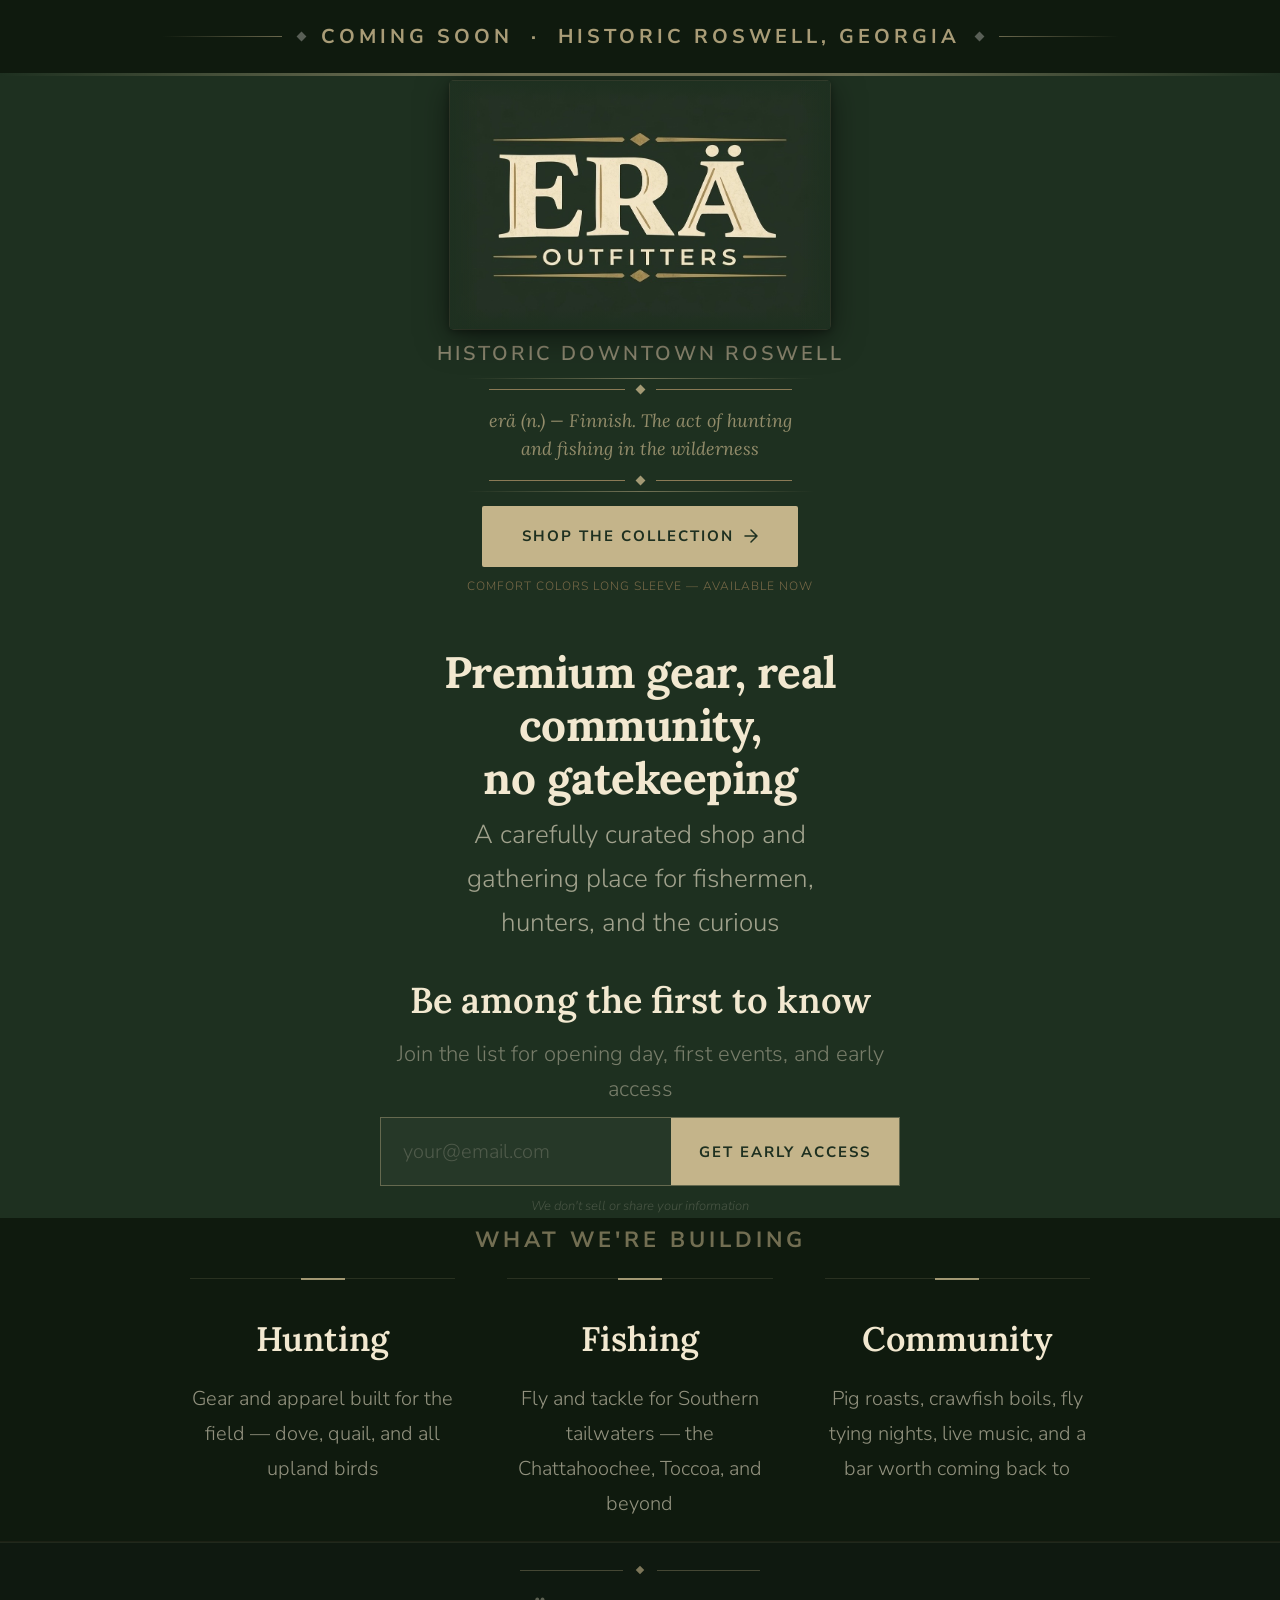
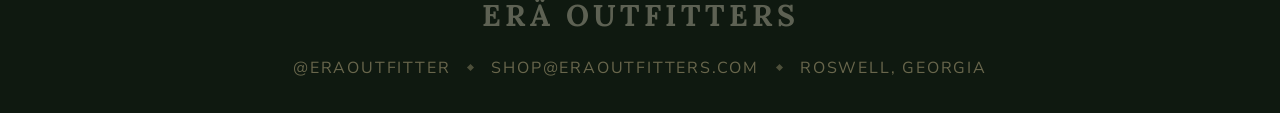
<file: index (1).html>
<!DOCTYPE html>
<html lang="en" style="background:#1E3020;color:#F2E8D0;">
<head>
<meta charset="UTF-8">
<meta name="theme-color" content="#0f1a0e">
<meta name="apple-mobile-web-app-status-bar-style" content="black-translucent">
<meta http-equiv="Cache-Control" content="no-cache, no-store, must-revalidate">
<meta http-equiv="Pragma" content="no-cache">
<meta http-equiv="Expires" content="0">
<meta name="viewport" content="width=device-width, initial-scale=1.0, viewport-fit=cover">
<title>Erä Outfitters — Coming to Historic Roswell, Georgia</title>
<meta name="description" content="A modern outfitter for the field, river, and the everyday. Opening soon in Historic Roswell, Georgia.">
<link rel="preconnect" href="https://fonts.googleapis.com">
<link rel="preconnect" href="https://fonts.gstatic.com" crossorigin>
<link href="https://fonts.googleapis.com/css2?family=Lora:ital,wght@0,400;0,600;0,700;1,400;1,600&family=Nunito+Sans:wght@300;400;600;700&display=swap" rel="stylesheet">
<style>

* { box-sizing: border-box; margin: 0; padding: 0; }
html { background: #1E3020; overflow-x: hidden; margin: 0; padding: 0; }

body {
  background: #1E3020;
  color: #F2E8D0;
  font-family: 'Nunito Sans', system-ui, sans-serif;
  font-size: 18px;
  font-weight: 300;
  line-height: 1.65;
  overflow-x: hidden;
  max-width: 100vw;
  margin-top: 0;
  padding-top: 0;
  -webkit-font-smoothing: antialiased;
}

/* Grain */
body::before {
  content: '';
  position: fixed; inset: 0; z-index: 0; pointer-events: none;
  background-image: url("data:image/svg+xml,%3Csvg viewBox='0 0 300 300' xmlns='http://www.w3.org/2000/svg'%3E%3Cfilter id='n'%3E%3CfeTurbulence type='fractalNoise' baseFrequency='0.8' numOctaves='4' stitchTiles='stitch'/%3E%3C/filter%3E%3Crect width='100%25' height='100%25' filter='url(%23n)'/%3E%3C/svg%3E");
  opacity: 0.03;
}

/* ─────────────────────────────
   EYEBROW — full width, bold, centered
───────────────────────────────── */
.eyebrow-band {
  width: 100%;
  max-width: 100vw;
  padding: 20px 16px;
  background: #0f1a0e;
  display: flex;
  align-items: center;
  justify-content: center;
  gap: 0;
  overflow: hidden;
  box-sizing: border-box;
  opacity: 0;
  animation: fadeUp 0.8s ease 0.1s forwards;
}
.eyebrow-line {
  flex: 1;
  height: 1px;
  max-width: 120px;
  background: linear-gradient(to right, transparent, rgba(196,180,138,0.5));
}
.eyebrow-line.r {
  background: linear-gradient(to left, transparent, rgba(196,180,138,0.5));
}
.eyebrow-diamond {
  width: 7px; height: 7px;
  background: rgba(200,200,195,0.5);
  transform: rotate(45deg);
  flex-shrink: 0;
  opacity: 0.8;
  margin: 0 16px;
}
.eyebrow-text {
  font-family: 'Nunito Sans', sans-serif;
  font-size: clamp(9px, 2.4vw, 20px);
  font-weight: 700;
  letter-spacing: clamp(1px, 0.6vw, 4px);
  text-transform: uppercase;
  color: rgba(196,180,138,0.85);
  white-space: nowrap;
}

/* ─────────────────────────────
   HERO
───────────────────────────────── */
.hero {
  position: relative;
  background: #1E3020;
  display: flex;
  flex-direction: column;
  align-items: center;
  padding: 4px 32px 0px;
  text-align: center;
  overflow: hidden;
}
.hero::before {
  content: '';
  position: absolute; top: 0; left: 0; right: 0; height: 3px;
  background: linear-gradient(90deg, transparent 0%, #C4B48A 40%, #C4B48A 60%, transparent 100%);
  opacity: 0.55;
}
.hero-inner {
  position: relative; z-index: 1;
  display: flex; flex-direction: column; align-items: center; gap: 0;
  width: 100%; max-width: 680px;
}

/* ─────────────────────────────
   PRE-HEADLINE
───────────────────────────────── */
.pre-headline {
  font-family: 'Lora', Georgia, serif;
  font-size: clamp(20px, 3.5vw, 32px);
  font-style: italic;
  font-weight: 400;
  color: rgba(242,232,208,0.42);
  margin-bottom: 8px;
  max-width: 540px;
  line-height: 1.45;
  opacity: 0; animation: fadeUp 0.8s ease 0.22s forwards;
}

/* ─────────────────────────────
   LOGO
───────────────────────────────── */
.logo-wrap {
  position: relative;
  width: min(380px, 84vw);
  max-width: 100%;
  margin-top: 4px;
  margin-bottom: 0;
  opacity: 0; animation: fadeUp 1s ease 0.38s forwards;
  border-radius: 4px;
  box-shadow:
    0 0 0 1px rgba(196,180,138,0.15),
    0 8px 32px rgba(0,0,0,0.5),
    0 2px 8px rgba(0,0,0,0.4);
}
.logo-wrap img { width: 100%; height: auto; display: block; border-radius: 4px; }
.logo-wrap::after {
  content: "";
  position: absolute; inset: 0;
  background:
    linear-gradient(to right,  #1E3020 0%, transparent 8%, transparent 92%, #1E3020 100%),
    linear-gradient(to bottom, #1E3020 0%, transparent 8%, transparent 92%, #1E3020 100%);
  pointer-events: none;
}

/* ─────────────────────────────
   DEFINITION
───────────────────────────────── */
.definition {
  margin: 4px 0 6px;
  width: 100%;
  display: flex;
  flex-direction: column;
  align-items: center;
}
.definition-box {
  display: inline-flex;
  flex-direction: column;
  align-items: center;
  padding: 8px 24px;
  position: relative;
  background: transparent;
}
/* Top rule with diamonds */
.definition-box::before {
  content: '';
  position: absolute;
  top: 0; left: 0; right: 0; height: 1px;
  background: linear-gradient(to right, transparent, rgba(196,180,138,0.5), transparent);
}
/* Bottom rule */
.definition-box::after {
  content: '';
  position: absolute;
  bottom: 0; left: 0; right: 0; height: 1px;
  background: linear-gradient(to right, transparent, rgba(196,180,138,0.5), transparent);
}
.def-ornament {
  display: flex;
  align-items: center;
  gap: 10px;
  margin-bottom: 4px;
  width: 100%;
  justify-content: center;
}
.def-orn-line {
  width: 32px; height: 1px;
  background: rgba(196,180,138,0.4);
}
.def-orn-diamond {
  width: 6px; height: 6px;
  background: #C4B48A;
  transform: rotate(45deg);
  opacity: 0.7;
  flex-shrink: 0;
}
.def-ornament-bottom {
  margin-top: 4px;
  margin-bottom: 0;
}
.definition-box p {
  font-family: 'Lora', Georgia, serif;
  font-style: italic;
  font-size: clamp(15px, 2.2vw, 18px);
  color: rgba(196,180,138,0.7);
  line-height: 1.55;
  text-align: center;
}
.def-location {
  margin-top: 10px;
  font-family: 'Nunito Sans', sans-serif;
  font-size: clamp(12px, 1.8vw, 14px);
  font-weight: 600;
  letter-spacing: 3px;
  text-transform: uppercase;
  color: rgba(242,232,208,0.25);
}

/* ─────────────────────────────
   VALUE PROP
───────────────────────────────── */
.value-prop {
  margin: 10px 0 6px;
  opacity: 0; animation: fadeUp 0.8s ease 0.56s forwards;
}
.value-prop h2 {
  font-family: 'Lora', Georgia, serif;
  font-size: clamp(28px, 5.5vw, 44px);
  font-weight: 700;
  color: #F2E8D0;
  line-height: 1.2;
  margin-bottom: 8px;
  letter-spacing: -0.5px;
}
.value-prop p {
  font-family: 'Nunito Sans', sans-serif;
  font-size: clamp(20px, 2.8vw, 26px);
  font-weight: 300;
  color: rgba(242,232,208,0.62);
  max-width: 480px;
  line-height: 1.7;
  margin: 0 auto;
}



/* ─────────────────────────────
   EMAIL CAPTURE
───────────────────────────────── */
.email-section {
  width: min(520px, 94vw);
  opacity: 0; animation: fadeUp 0.8s ease 0.82s forwards;
  margin-bottom: 0;
  padding-bottom: 0;
}
.email-heading {
  font-family: 'Lora', Georgia, serif;
  font-size: clamp(26px, 4vw, 36px);
  font-weight: 600;
  color: #F2E8D0;
  margin-bottom: 6px;
}
.email-subhead {
  font-family: 'Nunito Sans', sans-serif;
  font-size: clamp(18px, 2.4vw, 22px);
  font-weight: 300;
  color: rgba(242,232,208,0.42);
  margin-bottom: 10px;
  line-height: 1.6;
}
.form-row {
  display: flex;
  border: 1px solid rgba(196,180,138,0.4);
  overflow: hidden;
  transition: border-color 0.25s, box-shadow 0.25s;
  background: rgba(255,255,255,0.04);
  width: 100%;
  box-sizing: border-box;
}
.form-row:focus-within {
  border-color: #C4B48A;
  box-shadow: 0 0 0 3px rgba(196,180,138,0.1);
}
.form-input {
  flex: 1; min-width: 0;
  background: transparent; border: none; outline: none;
  padding: 20px 22px;
  font-family: 'Nunito Sans', sans-serif;
  font-size: clamp(16px, 2vw, 20px);
  font-weight: 300;
  color: #F2E8D0;
}
.form-input::placeholder { color: rgba(242,232,208,0.2); }
.form-btn {
  background: #C4B48A; border: none;
  padding: 20px 28px;
  font-family: 'Nunito Sans', sans-serif;
  font-size: clamp(12px, 1.6vw, 15px);
  font-weight: 700;
  letter-spacing: 2px;
  text-transform: uppercase;
  color: #1E3020;
  cursor: pointer;
  transition: background 0.2s;
  white-space: nowrap; flex-shrink: 0;
}
.form-btn:hover { background: #D4C49A; }
.form-note {
  font-family: 'Nunito Sans', sans-serif;
  font-size: clamp(14px, 1.8vw, 17px);
  font-weight: 300;
  color: rgba(242,232,208,0.2);
  margin-top: 8px;
  font-style: italic;
}
.success-msg {
  display: none; padding: 0; height: 0; overflow: hidden;
  border: 1px solid rgba(196,180,138,0.3);
  background: rgba(196,180,138,0.06);
}
.success-msg p {
  font-family: 'Lora', Georgia, serif;
  font-style: italic;
  font-size: 26px;
  color: #C4B48A;
}

/* ─────────────────────────────
   WHAT WE'RE BUILDING
───────────────────────────────── */
.building {
  position: relative; z-index: 2;
  background-image: linear-gradient(#050c05,#050c05);
  background-color: #050c05;
  padding: 4px 32px 20px;
  border-top: none;
  border-bottom: 1px solid rgba(196,180,138,0.12);
}
.building-inner {
  max-width: 900px; margin: 0 auto;
  display: flex; flex-direction: column; align-items: center;
}
.section-label {
  font-family: 'Nunito Sans', sans-serif;
  font-size: clamp(16px, 2.2vw, 22px);
  font-weight: 700;
  letter-spacing: 4px;
  text-transform: uppercase;
  color: rgba(196,180,138,0.55);
  margin-bottom: 20px;
}
.building-grid {
  display: grid;
  grid-template-columns: repeat(3, 1fr);
  gap: 28px 52px; width: 100%;
}
.building-item {
  display: flex; flex-direction: column; align-items: center;
  text-align: center; padding-top: 32px;
  border-top: 1px solid rgba(196,180,138,0.15);
  position: relative;
}
.building-item::before {
  content: '';
  position: absolute; top: -1px; left: 50%;
  transform: translateX(-50%);
  width: 44px; height: 2px;
  background: #C4B48A; opacity: 0.8;
}
.building-item h3 {
  font-family: 'Lora', Georgia, serif;
  font-size: clamp(24px, 3.2vw, 34px);
  font-weight: 600;
  color: #F2E8D0; margin-bottom: 14px;
}
.building-item p {
  font-family: 'Nunito Sans', sans-serif;
  font-size: clamp(16px, 2vw, 20px);
  font-weight: 300;
  color: rgba(242,232,208,0.58);
  line-height: 1.75;
}

/* ─────────────────────────────
   FOOTER
───────────────────────────────── */
footer {
  position: relative; z-index: 1;
  background: rgba(8,14,8,0.65);
  border-top: 1px solid rgba(196,180,138,0.1);
  padding: 24px 32px 32px;
  text-align: center;
}

/* Ornament above brand name */
.foot-ornament {
  display: flex; align-items: center; justify-content: center;
  gap: 0; margin-bottom: 28px;
  max-width: 240px; margin-left: auto; margin-right: auto; margin-bottom: 18px;
}
.fo-line {
  flex: 1; height: 1px;
  background: rgba(196,180,138,0.3);
}
.fo-diamond {
  width: 6px; height: 6px;
  background: #C4B48A; transform: rotate(45deg);
  flex-shrink: 0; opacity: 0.6;
  margin: 0 14px;
}

/* Brand name — prominent */
.foot-brand {
  font-family: 'Lora', Georgia, serif;
  font-size: clamp(22px, 3vw, 30px);
  font-weight: 700;
  color: rgba(242,232,208,0.35);
  letter-spacing: 4px;
  text-transform: uppercase;
  margin-bottom: 14px;
}

/* Links row — diamonds as separators */
.foot-links {
  display: flex;
  align-items: center;
  justify-content: center;
  flex-wrap: wrap;
  gap: 12px 0;
}
.foot-link {
  font-family: 'Nunito Sans', sans-serif;
  font-size: clamp(13px, 1.8vw, 16px);
  font-weight: 400;
  letter-spacing: 1.8px;
  text-transform: uppercase;
  color: rgba(196,180,138,0.5);
  text-decoration: none;
  transition: color 0.2s;
}
.foot-link:hover { color: #C4B48A; }
.foot-sep {
  width: 5px; height: 5px;
  background: #C4B48A;
  transform: rotate(45deg);
  opacity: 0.35;
  margin: 0 18px;
  flex-shrink: 0;
}

/* ─────────────────────────────
   ANIMATION
───────────────────────────────── */
@keyframes fadeUp {
  from { opacity: 0; transform: translateY(14px); }
  to   { opacity: 1; transform: translateY(0); }
}
.building-item:nth-child(1) { animation: fadeUp 0.7s ease 0.1s both; }
.building-item:nth-child(2) { animation: fadeUp 0.7s ease 0.25s both; }
.building-item:nth-child(3) { animation: fadeUp 0.7s ease 0.4s both; }

/* ─────────────────────────────
   MOBILE
───────────────────────────────── */
@media (max-width: 660px) {
  .hero { padding: 8px 24px 60px; }
  .building-grid { grid-template-columns: 1fr; gap: 24px; }
  .building { padding: 16px 24px 32px; }
  .form-btn { padding: 20px 16px; }
  .foot-links { flex-direction: column; gap: 16px; }
  .foot-sep { display: none; }
}
@media (max-width: 420px) {
  .form-row { flex-direction: column; }
  .form-btn { padding: 16px; width: 100%; }
}
</style>
<style>#building-section,#building-section *~*,div#building-section{background-color:#0f1a0e !important;}</style>
</head>
<body style="margin:0;padding:0;">

<!-- EYEBROW BAND -->
<div class="eyebrow-band" style="background:#0f1a0e !important;margin-top:0;padding-top:20px;padding-bottom:20px;">
  <div class="eyebrow-line"></div>
  <div class="eyebrow-diamond"></div>
  <span class="eyebrow-text">Coming Soon &nbsp;·&nbsp; Historic Roswell, Georgia</span>
  <div class="eyebrow-diamond"></div>
  <div class="eyebrow-line r"></div>
</div>

<!-- HERO -->
<section class="hero">
<div class="hero-inner">


  <div class="logo-wrap">
    <img src="[data-uri]" alt="Erä Outfitters — Fly Fishing and Upland Hunting, Roswell Georgia"/>
  </div>

  <div style="width:min(500px,92vw);text-align:center;margin:8px auto 4px;display:flex;justify-content:center;"><span style="font-family:'Nunito Sans',sans-serif;font-size:clamp(16px,2.4vw,20px);font-weight:600;letter-spacing:3px;text-transform:uppercase;color:#8a856e;">Historic Downtown Roswell</span></div>
  <div class="definition">
    <div class="definition-box">
      <!-- Top rule -->
      <div style="display:flex;align-items:center;gap:12px;width:100%;margin-bottom:14px;">
        <div style="flex:1;height:1px;background:#8a7a56;"></div>
        <div style="width:7px;height:7px;background:#C4B48A;transform:rotate(45deg);opacity:0.8;flex-shrink:0;"></div>
        <div style="flex:1;height:1px;background:#8a7a56;"></div>
      </div>
      <p>er&#228; (n.) &#8212; Finnish. The act of hunting<br>and fishing in the wilderness</p>
      <!-- Bottom rule -->
      <div style="display:flex;align-items:center;gap:12px;width:100%;margin-top:14px;">
        <div style="flex:1;height:1px;background:#8a7a56;"></div>
        <div style="width:7px;height:7px;background:#C4B48A;transform:rotate(45deg);opacity:0.8;flex-shrink:0;"></div>
        <div style="flex:1;height:1px;background:#8a7a56;"></div>
      </div>
    </div>
  </div>

  <!-- Location — standalone, below definition box -->


  <!-- Shop button -->
  <div style="margin:8px 0 20px;text-align:center;">
    <a href="https://shop.eraoutfitters.com" target="_blank" style="display:inline-flex;align-items:center;gap:10px;font-family:'Nunito Sans',sans-serif;font-size:clamp(13px,1.8vw,15px);font-weight:700;letter-spacing:2px;text-transform:uppercase;color:#1E3020;text-decoration:none;background:#C4B48A;padding:18px 40px;border-radius:2px;">
      Shop the Collection
      <svg width="14" height="14" viewBox="0 0 14 14" fill="none" xmlns="http://www.w3.org/2000/svg"><path d="M1 7H13M7 1L13 7L7 13" stroke="#1E3020" stroke-width="1.5" stroke-linecap="round" stroke-linejoin="round"/></svg>
    </a>
    <p style="font-family:'Nunito Sans',sans-serif;font-size:12px;font-weight:300;color:#7a6a48;margin-top:10px;letter-spacing:1px;text-transform:uppercase;">Comfort Colors Long Sleeve — Available Now</p>
  </div>

  <div class="value-prop" style="padding:20px 32px;width:min(500px,92vw);box-sizing:border-box;">
    <h2>Premium gear, real community,<br>no gatekeeping</h2>
    <p>A carefully curated shop and gathering place for fishermen, hunters, and the curious</p>
  </div>




  <div class="email-section">
    <p class="email-heading">Be among the first to know</p>
    <p class="email-subhead">Join the list for opening day, first events, and early access</p>
    <form style="margin:0;padding:0;position:relative;overflow:hidden;" action="https://eraoutfitters.us10.list-manage.com/subscribe/post?u=f6e6c6ba682dcca7138938074&amp;id=c5f58615a8&amp;f_id=000c4ee4f0" method="post" target="_blank" novalidate>
      <div class="form-row">
        <input type="email" name="EMAIL" class="form-input" id="emailInput" placeholder="your@email.com" autocomplete="email" required/>
        <button type="submit" class="form-btn">Get Early Access</button>
      </div>
      <!-- Mailchimp bot protection — do not remove -->
      <div style="position:absolute;left:-5000px;" aria-hidden="true">
        <input type="text" name="b_f6e6c6ba682dcca7138938074_c5f58615a8" tabindex="-1" value="">
      </div>
    </form>
    <p style="font-family:'Nunito Sans',sans-serif;font-size:13px;font-weight:300;color:rgba(242,232,208,0.2);font-style:italic;margin-top:10px;text-align:center;">We don't sell or share your information</p>


  </div>

</div>
</section>
<!-- WHAT WE'RE BUILDING -->
<section class="building" id="building-section" style="box-shadow: inset 0 0 0 9999px #0f1a0e !important;">
<div class="building-inner">
  <p class="section-label">What We&#39;re Building</p>
  <div class="building-grid">
    <div class="building-item">
      <h3>Hunting</h3>
      <p>Gear and apparel built for the field — dove, quail, and all upland birds</p>
    </div>
    <div class="building-item">
      <h3>Fishing</h3>
      <p>Fly and tackle for Southern tailwaters — the Chattahoochee, Toccoa, and beyond</p>
    </div>
    <div class="building-item">
      <h3>Community</h3>
      <p>Pig roasts, crawfish boils, fly tying nights, live music, and a bar worth coming back to</p>
    </div>
  </div>
</div>
</section>

<!-- FOOTER -->
<footer>
  <div class="foot-ornament">
    <div class="fo-line"></div>
    <div class="fo-diamond"></div>
    <div class="fo-line"></div>
  </div>

  <div class="foot-brand">Er&#228; Outfitters</div>

  <div class="foot-links">
    <a href="https://instagram.com/eraoutfitter" target="_blank" class="foot-link">@eraoutfitter</a>
    <div class="foot-sep"></div>
    <a href="#" class="foot-link" id="eml"></a>
    <div class="foot-sep"></div>
    <span class="foot-link" style="cursor:default;">Roswell, Georgia</span>
  </div>
</footer>

<script>
document.addEventListener('DOMContentLoaded', function() {
  var input = document.getElementById('emailInput');
  if (input) {
    input.addEventListener('focus', function() { this.style.outline = 'none'; });
  }
  var el = document.getElementById('eml');
  if (el) {
    var addr = 'shop' + '@' + 'eraoutfitters' + '.' + 'com';
    el.textContent = addr;
    el.href = 'mailto:' + addr;
  }
});
</script>
</body>
</html>
</file>
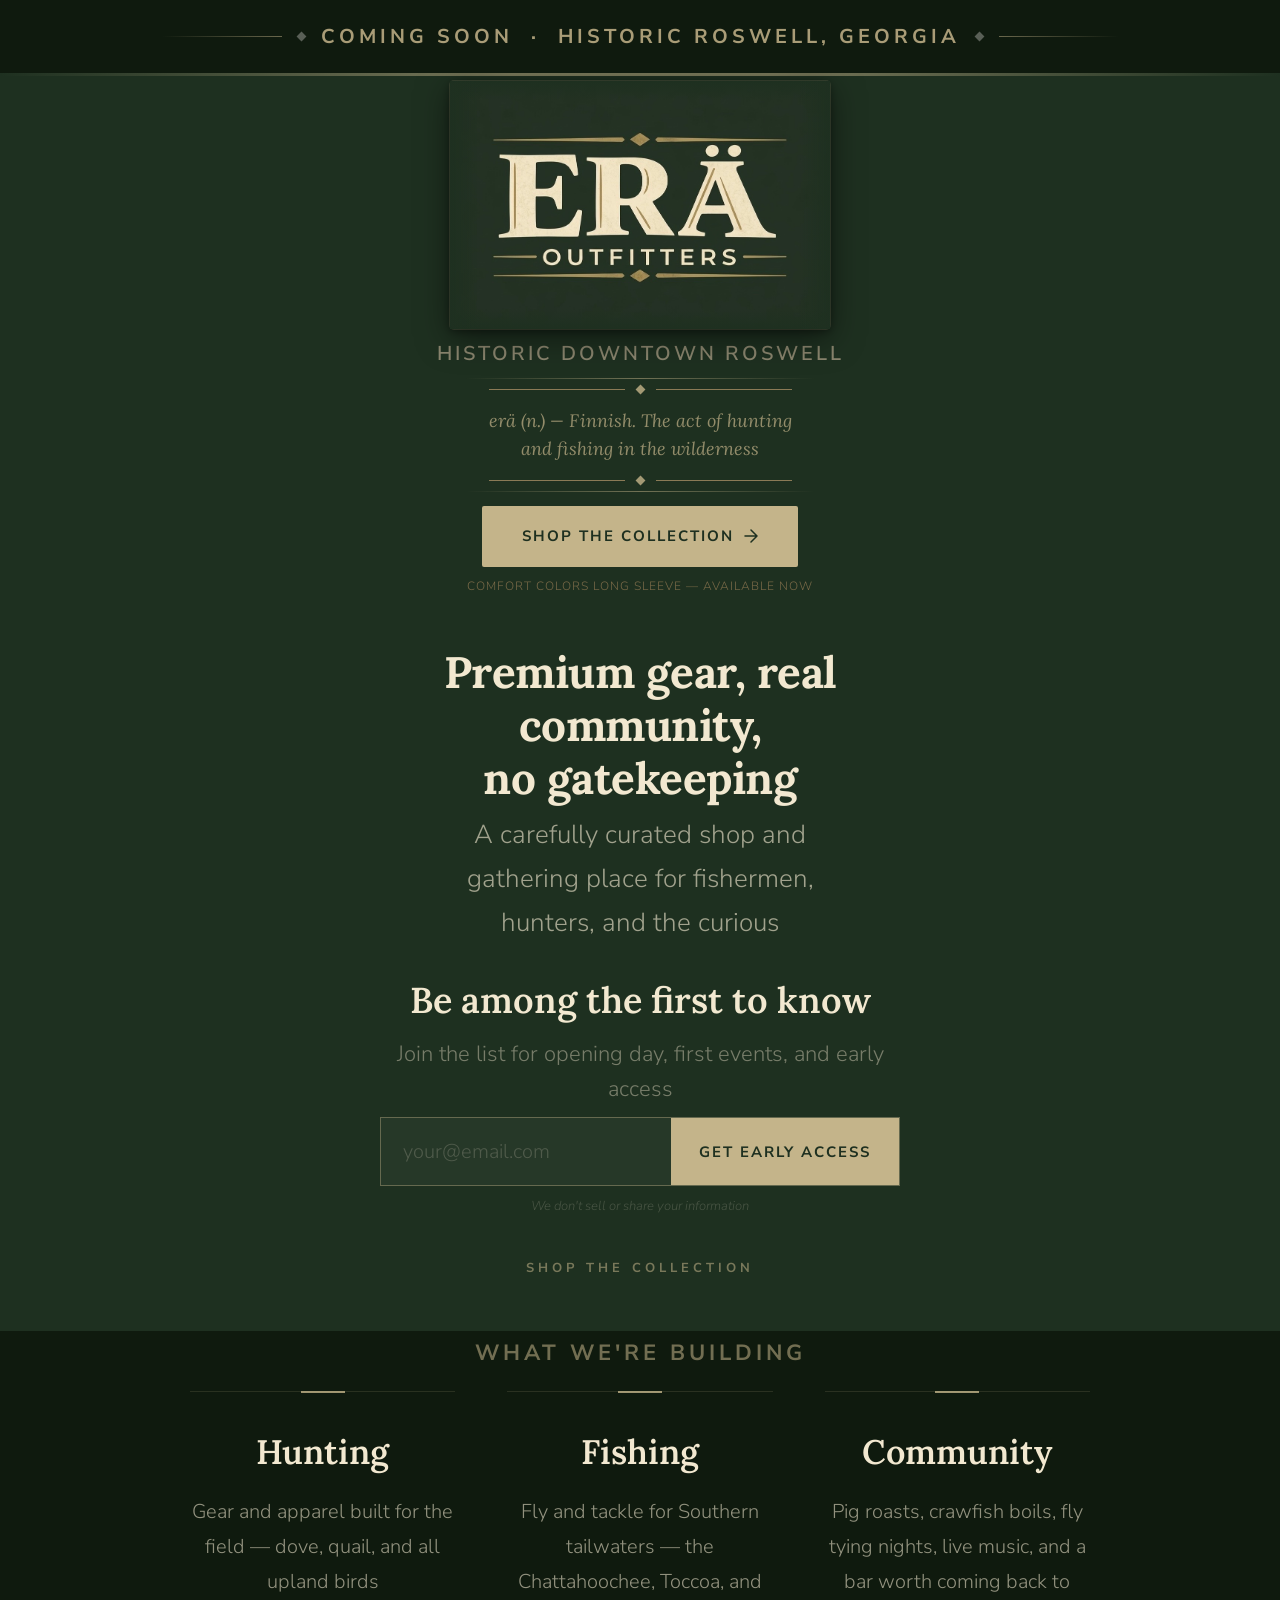
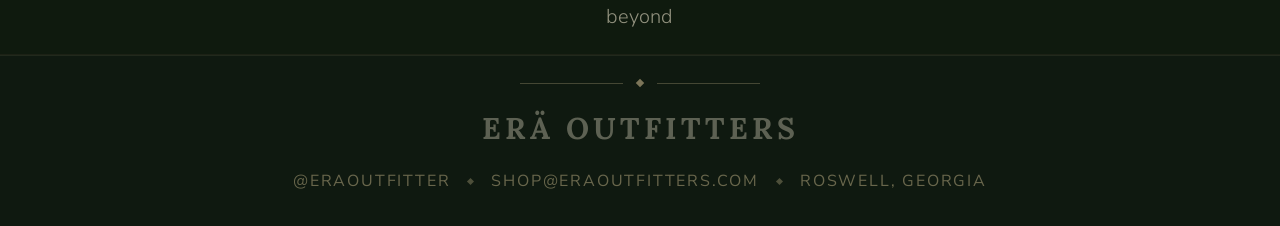
<file: index (2).html>
<!DOCTYPE html>
<html lang="en" style="background:#1E3020;color:#F2E8D0;">
<head>
<meta charset="UTF-8">
<meta name="theme-color" content="#0f1a0e">
<meta name="apple-mobile-web-app-status-bar-style" content="black-translucent">
<meta http-equiv="Cache-Control" content="no-cache, no-store, must-revalidate">
<meta http-equiv="Pragma" content="no-cache">
<meta http-equiv="Expires" content="0">
<meta name="viewport" content="width=device-width, initial-scale=1.0, viewport-fit=cover">
<title>Erä Outfitters — Coming to Historic Roswell, Georgia</title>
<meta name="description" content="A modern outfitter for the field, river, and the everyday. Opening soon in Historic Roswell, Georgia.">
<link rel="preconnect" href="https://fonts.googleapis.com">
<link rel="preconnect" href="https://fonts.gstatic.com" crossorigin>
<link href="https://fonts.googleapis.com/css2?family=Lora:ital,wght@0,400;0,600;0,700;1,400;1,600&family=Nunito+Sans:wght@300;400;600;700&display=swap" rel="stylesheet">
<style>

* { box-sizing: border-box; margin: 0; padding: 0; }
html { background: #1E3020; overflow-x: hidden; margin: 0; padding: 0; }

body {
  background: #1E3020;
  color: #F2E8D0;
  font-family: 'Nunito Sans', system-ui, sans-serif;
  font-size: 18px;
  font-weight: 300;
  line-height: 1.65;
  overflow-x: hidden;
  max-width: 100vw;
  margin-top: 0;
  padding-top: 0;
  -webkit-font-smoothing: antialiased;
}

/* Grain */
body::before {
  content: '';
  position: fixed; inset: 0; z-index: 0; pointer-events: none;
  background-image: url("data:image/svg+xml,%3Csvg viewBox='0 0 300 300' xmlns='http://www.w3.org/2000/svg'%3E%3Cfilter id='n'%3E%3CfeTurbulence type='fractalNoise' baseFrequency='0.8' numOctaves='4' stitchTiles='stitch'/%3E%3C/filter%3E%3Crect width='100%25' height='100%25' filter='url(%23n)'/%3E%3C/svg%3E");
  opacity: 0.03;
}

/* ─────────────────────────────
   EYEBROW — full width, bold, centered
───────────────────────────────── */
.eyebrow-band {
  width: 100%;
  max-width: 100vw;
  padding: 20px 16px;
  background: #0f1a0e;
  display: flex;
  align-items: center;
  justify-content: center;
  gap: 0;
  overflow: hidden;
  box-sizing: border-box;
  opacity: 0;
  animation: fadeUp 0.8s ease 0.1s forwards;
}
.eyebrow-line {
  flex: 1;
  height: 1px;
  max-width: 120px;
  background: linear-gradient(to right, transparent, rgba(196,180,138,0.5));
}
.eyebrow-line.r {
  background: linear-gradient(to left, transparent, rgba(196,180,138,0.5));
}
.eyebrow-diamond {
  width: 7px; height: 7px;
  background: rgba(200,200,195,0.5);
  transform: rotate(45deg);
  flex-shrink: 0;
  opacity: 0.8;
  margin: 0 16px;
}
.eyebrow-text {
  font-family: 'Nunito Sans', sans-serif;
  font-size: clamp(9px, 2.4vw, 20px);
  font-weight: 700;
  letter-spacing: clamp(1px, 0.6vw, 4px);
  text-transform: uppercase;
  color: rgba(196,180,138,0.85);
  white-space: nowrap;
}

/* ─────────────────────────────
   HERO
───────────────────────────────── */
.hero {
  position: relative;
  background: #1E3020;
  display: flex;
  flex-direction: column;
  align-items: center;
  padding: 4px 32px 0px;
  text-align: center;
  overflow: hidden;
}
.hero::before {
  content: '';
  position: absolute; top: 0; left: 0; right: 0; height: 3px;
  background: linear-gradient(90deg, transparent 0%, #C4B48A 40%, #C4B48A 60%, transparent 100%);
  opacity: 0.55;
}
.hero-inner {
  position: relative; z-index: 1;
  display: flex; flex-direction: column; align-items: center; gap: 0;
  width: 100%; max-width: 680px;
}

/* ─────────────────────────────
   PRE-HEADLINE
───────────────────────────────── */
.pre-headline {
  font-family: 'Lora', Georgia, serif;
  font-size: clamp(20px, 3.5vw, 32px);
  font-style: italic;
  font-weight: 400;
  color: rgba(242,232,208,0.42);
  margin-bottom: 8px;
  max-width: 540px;
  line-height: 1.45;
  opacity: 0; animation: fadeUp 0.8s ease 0.22s forwards;
}

/* ─────────────────────────────
   LOGO
───────────────────────────────── */
.logo-wrap {
  position: relative;
  width: min(380px, 84vw);
  max-width: 100%;
  margin-top: 4px;
  margin-bottom: 0;
  opacity: 0; animation: fadeUp 1s ease 0.38s forwards;
  border-radius: 4px;
  box-shadow:
    0 0 0 1px rgba(196,180,138,0.15),
    0 8px 32px rgba(0,0,0,0.5),
    0 2px 8px rgba(0,0,0,0.4);
}
.logo-wrap img { width: 100%; height: auto; display: block; border-radius: 4px; }
.logo-wrap::after {
  content: "";
  position: absolute; inset: 0;
  background:
    linear-gradient(to right,  #1E3020 0%, transparent 8%, transparent 92%, #1E3020 100%),
    linear-gradient(to bottom, #1E3020 0%, transparent 8%, transparent 92%, #1E3020 100%);
  pointer-events: none;
}

/* ─────────────────────────────
   DEFINITION
───────────────────────────────── */
.definition {
  margin: 4px 0 6px;
  width: 100%;
  display: flex;
  flex-direction: column;
  align-items: center;
}
.definition-box {
  display: inline-flex;
  flex-direction: column;
  align-items: center;
  padding: 8px 24px;
  position: relative;
  background: transparent;
}
/* Top rule with diamonds */
.definition-box::before {
  content: '';
  position: absolute;
  top: 0; left: 0; right: 0; height: 1px;
  background: linear-gradient(to right, transparent, rgba(196,180,138,0.5), transparent);
}
/* Bottom rule */
.definition-box::after {
  content: '';
  position: absolute;
  bottom: 0; left: 0; right: 0; height: 1px;
  background: linear-gradient(to right, transparent, rgba(196,180,138,0.5), transparent);
}
.def-ornament {
  display: flex;
  align-items: center;
  gap: 10px;
  margin-bottom: 4px;
  width: 100%;
  justify-content: center;
}
.def-orn-line {
  width: 32px; height: 1px;
  background: rgba(196,180,138,0.4);
}
.def-orn-diamond {
  width: 6px; height: 6px;
  background: #C4B48A;
  transform: rotate(45deg);
  opacity: 0.7;
  flex-shrink: 0;
}
.def-ornament-bottom {
  margin-top: 4px;
  margin-bottom: 0;
}
.definition-box p {
  font-family: 'Lora', Georgia, serif;
  font-style: italic;
  font-size: clamp(15px, 2.2vw, 18px);
  color: rgba(196,180,138,0.7);
  line-height: 1.55;
  text-align: center;
}
.def-location {
  margin-top: 10px;
  font-family: 'Nunito Sans', sans-serif;
  font-size: clamp(12px, 1.8vw, 14px);
  font-weight: 600;
  letter-spacing: 3px;
  text-transform: uppercase;
  color: rgba(242,232,208,0.25);
}

/* ─────────────────────────────
   VALUE PROP
───────────────────────────────── */
.value-prop {
  margin: 10px 0 6px;
  opacity: 0; animation: fadeUp 0.8s ease 0.56s forwards;
}
.value-prop h2 {
  font-family: 'Lora', Georgia, serif;
  font-size: clamp(28px, 5.5vw, 44px);
  font-weight: 700;
  color: #F2E8D0;
  line-height: 1.2;
  margin-bottom: 8px;
  letter-spacing: -0.5px;
}
.value-prop p {
  font-family: 'Nunito Sans', sans-serif;
  font-size: clamp(20px, 2.8vw, 26px);
  font-weight: 300;
  color: rgba(242,232,208,0.62);
  max-width: 480px;
  line-height: 1.7;
  margin: 0 auto;
}



/* ─────────────────────────────
   EMAIL CAPTURE
───────────────────────────────── */
.email-section {
  width: min(520px, 94vw);
  opacity: 0; animation: fadeUp 0.8s ease 0.82s forwards;
  margin-bottom: 0;
  padding-bottom: 0;
}
.email-heading {
  font-family: 'Lora', Georgia, serif;
  font-size: clamp(26px, 4vw, 36px);
  font-weight: 600;
  color: #F2E8D0;
  margin-bottom: 6px;
}
.email-subhead {
  font-family: 'Nunito Sans', sans-serif;
  font-size: clamp(18px, 2.4vw, 22px);
  font-weight: 300;
  color: rgba(242,232,208,0.42);
  margin-bottom: 10px;
  line-height: 1.6;
}
.form-row {
  display: flex;
  border: 1px solid rgba(196,180,138,0.4);
  overflow: hidden;
  transition: border-color 0.25s, box-shadow 0.25s;
  background: rgba(255,255,255,0.04);
  width: 100%;
  box-sizing: border-box;
}
.form-row:focus-within {
  border-color: #C4B48A;
  box-shadow: 0 0 0 3px rgba(196,180,138,0.1);
}
.form-input {
  flex: 1; min-width: 0;
  background: transparent; border: none; outline: none;
  padding: 20px 22px;
  font-family: 'Nunito Sans', sans-serif;
  font-size: clamp(16px, 2vw, 20px);
  font-weight: 300;
  color: #F2E8D0;
}
.form-input::placeholder { color: rgba(242,232,208,0.2); }
.form-btn {
  background: #C4B48A; border: none;
  padding: 20px 28px;
  font-family: 'Nunito Sans', sans-serif;
  font-size: clamp(12px, 1.6vw, 15px);
  font-weight: 700;
  letter-spacing: 2px;
  text-transform: uppercase;
  color: #1E3020;
  cursor: pointer;
  transition: background 0.2s;
  white-space: nowrap; flex-shrink: 0;
}
.form-btn:hover { background: #D4C49A; }
.form-note {
  font-family: 'Nunito Sans', sans-serif;
  font-size: clamp(14px, 1.8vw, 17px);
  font-weight: 300;
  color: rgba(242,232,208,0.2);
  margin-top: 8px;
  font-style: italic;
}
.success-msg {
  display: none; padding: 0; height: 0; overflow: hidden;
  border: 1px solid rgba(196,180,138,0.3);
  background: rgba(196,180,138,0.06);
}
.success-msg p {
  font-family: 'Lora', Georgia, serif;
  font-style: italic;
  font-size: 26px;
  color: #C4B48A;
}

/* ─────────────────────────────
   WHAT WE'RE BUILDING
───────────────────────────────── */
.building {
  position: relative; z-index: 2;
  background-image: linear-gradient(#050c05,#050c05);
  background-color: #050c05;
  padding: 4px 32px 20px;
  border-top: none;
  border-bottom: 1px solid rgba(196,180,138,0.12);
}
.building-inner {
  max-width: 900px; margin: 0 auto;
  display: flex; flex-direction: column; align-items: center;
}
.section-label {
  font-family: 'Nunito Sans', sans-serif;
  font-size: clamp(16px, 2.2vw, 22px);
  font-weight: 700;
  letter-spacing: 4px;
  text-transform: uppercase;
  color: rgba(196,180,138,0.55);
  margin-bottom: 20px;
}
.building-grid {
  display: grid;
  grid-template-columns: repeat(3, 1fr);
  gap: 28px 52px; width: 100%;
}
.building-item {
  display: flex; flex-direction: column; align-items: center;
  text-align: center; padding-top: 32px;
  border-top: 1px solid rgba(196,180,138,0.15);
  position: relative;
}
.building-item::before {
  content: '';
  position: absolute; top: -1px; left: 50%;
  transform: translateX(-50%);
  width: 44px; height: 2px;
  background: #C4B48A; opacity: 0.8;
}
.building-item h3 {
  font-family: 'Lora', Georgia, serif;
  font-size: clamp(24px, 3.2vw, 34px);
  font-weight: 600;
  color: #F2E8D0; margin-bottom: 14px;
}
.building-item p {
  font-family: 'Nunito Sans', sans-serif;
  font-size: clamp(16px, 2vw, 20px);
  font-weight: 300;
  color: rgba(242,232,208,0.58);
  line-height: 1.75;
}

/* ─────────────────────────────
   FOOTER
───────────────────────────────── */
footer {
  position: relative; z-index: 1;
  background: rgba(8,14,8,0.65);
  border-top: 1px solid rgba(196,180,138,0.1);
  padding: 24px 32px 32px;
  text-align: center;
}

/* Ornament above brand name */
.foot-ornament {
  display: flex; align-items: center; justify-content: center;
  gap: 0; margin-bottom: 28px;
  max-width: 240px; margin-left: auto; margin-right: auto; margin-bottom: 18px;
}
.fo-line {
  flex: 1; height: 1px;
  background: rgba(196,180,138,0.3);
}
.fo-diamond {
  width: 6px; height: 6px;
  background: #C4B48A; transform: rotate(45deg);
  flex-shrink: 0; opacity: 0.6;
  margin: 0 14px;
}

/* Brand name — prominent */
.foot-brand {
  font-family: 'Lora', Georgia, serif;
  font-size: clamp(22px, 3vw, 30px);
  font-weight: 700;
  color: rgba(242,232,208,0.35);
  letter-spacing: 4px;
  text-transform: uppercase;
  margin-bottom: 14px;
}

/* Links row — diamonds as separators */
.foot-links {
  display: flex;
  align-items: center;
  justify-content: center;
  flex-wrap: wrap;
  gap: 12px 0;
}
.foot-link {
  font-family: 'Nunito Sans', sans-serif;
  font-size: clamp(13px, 1.8vw, 16px);
  font-weight: 400;
  letter-spacing: 1.8px;
  text-transform: uppercase;
  color: rgba(196,180,138,0.5);
  text-decoration: none;
  transition: color 0.2s;
}
.foot-link:hover { color: #C4B48A; }
.foot-sep {
  width: 5px; height: 5px;
  background: #C4B48A;
  transform: rotate(45deg);
  opacity: 0.35;
  margin: 0 18px;
  flex-shrink: 0;
}

/* ─────────────────────────────
   ANIMATION
───────────────────────────────── */
@keyframes fadeUp {
  from { opacity: 0; transform: translateY(14px); }
  to   { opacity: 1; transform: translateY(0); }
}
.building-item:nth-child(1) { animation: fadeUp 0.7s ease 0.1s both; }
.building-item:nth-child(2) { animation: fadeUp 0.7s ease 0.25s both; }
.building-item:nth-child(3) { animation: fadeUp 0.7s ease 0.4s both; }

/* ─────────────────────────────
   MOBILE
───────────────────────────────── */
@media (max-width: 660px) {
  .hero { padding: 8px 24px 60px; }
  .building-grid { grid-template-columns: 1fr; gap: 24px; }
  .building { padding: 16px 24px 32px; }
  .form-btn { padding: 20px 16px; }
  .foot-links { flex-direction: column; gap: 16px; }
  .foot-sep { display: none; }
}
@media (max-width: 420px) {
  .form-row { flex-direction: column; }
  .form-btn { padding: 16px; width: 100%; }
}
</style>
<style>#building-section,#building-section *~*,div#building-section{background-color:#0f1a0e !important;}</style>
</head>
<body style="margin:0;padding:0;">

<!-- EYEBROW BAND -->
<div class="eyebrow-band" style="background:#0f1a0e !important;margin-top:0;padding-top:20px;padding-bottom:20px;">
  <div class="eyebrow-line"></div>
  <div class="eyebrow-diamond"></div>
  <span class="eyebrow-text">Coming Soon &nbsp;·&nbsp; Historic Roswell, Georgia</span>
  <div class="eyebrow-diamond"></div>
  <div class="eyebrow-line r"></div>
</div>

<!-- HERO -->
<section class="hero">
<div class="hero-inner">


  <div class="logo-wrap">
    <img src="[data-uri]" alt="Erä Outfitters — Fly Fishing and Upland Hunting, Roswell Georgia"/>
  </div>

  <div style="width:min(500px,92vw);text-align:center;margin:8px auto 4px;display:flex;justify-content:center;"><span style="font-family:'Nunito Sans',sans-serif;font-size:clamp(16px,2.4vw,20px);font-weight:600;letter-spacing:3px;text-transform:uppercase;color:#8a856e;">Historic Downtown Roswell</span></div>
  <div class="definition">
    <div class="definition-box">
      <!-- Top rule -->
      <div style="display:flex;align-items:center;gap:12px;width:100%;margin-bottom:14px;">
        <div style="flex:1;height:1px;background:#8a7a56;"></div>
        <div style="width:7px;height:7px;background:#C4B48A;transform:rotate(45deg);opacity:0.8;flex-shrink:0;"></div>
        <div style="flex:1;height:1px;background:#8a7a56;"></div>
      </div>
      <p>er&#228; (n.) &#8212; Finnish. The act of hunting<br>and fishing in the wilderness</p>
      <!-- Bottom rule -->
      <div style="display:flex;align-items:center;gap:12px;width:100%;margin-top:14px;">
        <div style="flex:1;height:1px;background:#8a7a56;"></div>
        <div style="width:7px;height:7px;background:#C4B48A;transform:rotate(45deg);opacity:0.8;flex-shrink:0;"></div>
        <div style="flex:1;height:1px;background:#8a7a56;"></div>
      </div>
    </div>
  </div>

  <!-- Location — standalone, below definition box -->


  <!-- Shop button -->
  <div style="margin:8px 0 20px;text-align:center;">
    <a href="https://shop.eraoutfitters.com" target="_blank" style="display:inline-flex;align-items:center;gap:10px;font-family:'Nunito Sans',sans-serif;font-size:clamp(13px,1.8vw,15px);font-weight:700;letter-spacing:2px;text-transform:uppercase;color:#1E3020;text-decoration:none;background:#C4B48A;padding:18px 40px;border-radius:2px;">
      Shop the Collection
      <svg width="14" height="14" viewBox="0 0 14 14" fill="none" xmlns="http://www.w3.org/2000/svg"><path d="M1 7H13M7 1L13 7L7 13" stroke="#1E3020" stroke-width="1.5" stroke-linecap="round" stroke-linejoin="round"/></svg>
    </a>
    <p style="font-family:'Nunito Sans',sans-serif;font-size:12px;font-weight:300;color:#7a6a48;margin-top:10px;letter-spacing:1px;text-transform:uppercase;">Comfort Colors Long Sleeve — Available Now</p>
  </div>

  <div class="value-prop" style="padding:20px 32px;width:min(500px,92vw);box-sizing:border-box;">
    <h2>Premium gear, real community,<br>no gatekeeping</h2>
    <p>A carefully curated shop and gathering place for fishermen, hunters, and the curious</p>
  </div>




  <div class="email-section">
    <p class="email-heading">Be among the first to know</p>
    <p class="email-subhead">Join the list for opening day, first events, and early access</p>
    <form style="margin:0;padding:0;position:relative;overflow:hidden;" action="https://eraoutfitters.us10.list-manage.com/subscribe/post?u=f6e6c6ba682dcca7138938074&amp;id=c5f58615a8&amp;f_id=000c4ee4f0" method="post" target="_blank" novalidate>
      <div class="form-row">
        <input type="email" name="EMAIL" class="form-input" id="emailInput" placeholder="your@email.com" autocomplete="email" required/>
        <button type="submit" class="form-btn">Get Early Access</button>
      </div>
      <!-- Mailchimp bot protection — do not remove -->
      <div style="position:absolute;left:-5000px;" aria-hidden="true">
        <input type="text" name="b_f6e6c6ba682dcca7138938074_c5f58615a8" tabindex="-1" value="">
      </div>
    </form>
    <p style="font-family:'Nunito Sans',sans-serif;font-size:13px;font-weight:300;color:rgba(242,232,208,0.2);font-style:italic;margin-top:10px;text-align:center;">We don't sell or share your information</p>


  </div>

</div>
</section>
<!-- SHOP THE COLLECTION (Buy Button embed) -->
<section style="background:#1E3020;padding:40px 24px 20px;text-align:center;">
  <p style="font-family:'Nunito Sans',sans-serif;font-size:clamp(10px,2vw,13px);font-weight:700;letter-spacing:4px;text-transform:uppercase;color:rgba(196,180,138,0.55);margin-bottom:32px;">Shop the Collection</p>

  <!-- Shopify Buy Button overrides -->
  <style>
    /* Force dark background on all Shopify iframes/containers */
    #collection-component-1772862158263 iframe,
    .shopify-buy-frame { background: transparent !important; }

    /* Product title and price color */
    .shopify-buy__product__title { color: #F2E8D0 !important; }
    .shopify-buy__product__price { color: #C4B48A !important; }
  </style>

  <div id='collection-component-1772862158263'></div>
  <script type="text/javascript">
  /*<![CDATA[*/
  (function () {
    var scriptURL = 'https://sdks.shopifycdn.com/buy-button/latest/buy-button-storefront.min.js';
    if (window.ShopifyBuy) {
      if (window.ShopifyBuy.UI) {
        ShopifyBuyInit();
      } else {
        loadScript();
      }
    } else {
      loadScript();
    }
    function loadScript() {
      var script = document.createElement('script');
      script.async = true;
      script.src = scriptURL;
      (document.getElementsByTagName('head')[0] || document.getElementsByTagName('body')[0]).appendChild(script);
      script.onload = ShopifyBuyInit;
    }
    function ShopifyBuyInit() {
      var client = ShopifyBuy.buildClient({
        domain: 'mddjp6-nx.myshopify.com',
        storefrontAccessToken: '836bad8b766009eed91de538b32f0bf5',
      });
      ShopifyBuy.UI.onReady(client).then(function (ui) {
        ui.createComponent('collection', {
          id: '305777508422',
          node: document.getElementById('collection-component-1772862158263'),
          moneyFormat: '%24%7B%7Bamount%7D%7D',
          options: {
    "product": {
      "styles": {
        "product": {
          "background-color": "transparent",
          "@media (min-width: 601px)": {
            "max-width": "calc(33.33333% - 30px)",
            "margin-left": "30px",
            "margin-bottom": "50px",
            "width": "calc(33.33333% - 30px)"
          },
          "img": {
            "height": "calc(100% - 15px)",
            "position": "absolute",
            "left": "0",
            "right": "0",
            "top": "0"
          },
          "imgWrapper": {
            "padding-top": "calc(75% + 15px)",
            "position": "relative",
            "height": "0"
          }
        },
        "title": {
          "color": "#F2E8D0",
          "font-family": "Nunito Sans, sans-serif"
        },
        "price": {
          "color": "#C4B48A",
          "font-family": "Nunito Sans, sans-serif"
        },
        "compareAt": {
          "color": "#8a7a56"
        },
        "button": {
          ":hover": {
            "background-color": "#b0a27c"
          },
          "background-color": "#c4b48a",
          "color": "#1E3020",
          "font-family": "Nunito Sans, sans-serif",
          "font-weight": "700",
          "letter-spacing": "2px",
          ":focus": {
            "background-color": "#b0a27c"
          }
        }
      },
      "text": {
        "button": "Add to cart"
      }
    },
    "productSet": {
      "styles": {
        "products": {
          "background-color": "transparent",
          "@media (min-width: 601px)": {
            "margin-left": "-30px"
          }
        }
      }
    },
    "modalProduct": {
      "contents": {
        "img": false,
        "imgWithCarousel": true,
        "button": false,
        "buttonWithQuantity": true
      },
      "styles": {
        "product": {
          "@media (min-width: 601px)": {
            "max-width": "100%",
            "margin-left": "0px",
            "margin-bottom": "0px"
          }
        },
        "button": {
          ":hover": {
            "background-color": "#b0a27c"
          },
          "background-color": "#c4b48a",
          "color": "#1E3020",
          "font-family": "Nunito Sans, sans-serif",
          "font-weight": "700",
          ":focus": {
            "background-color": "#b0a27c"
          }
        }
      },
      "text": {
        "button": "Add to cart"
      }
    },
    "option": {},
    "cart": {
      "styles": {
        "button": {
          ":hover": {
            "background-color": "#b0a27c"
          },
          "background-color": "#c4b48a",
          "color": "#1E3020",
          "font-family": "Nunito Sans, sans-serif",
          "font-weight": "700",
          ":focus": {
            "background-color": "#b0a27c"
          }
        }
      },
      "text": {
        "total": "Subtotal",
        "button": "Checkout"
      }
    },
    "toggle": {
      "styles": {
        "toggle": {
          "background-color": "#c4b48a",
          ":hover": {
            "background-color": "#b0a27c"
          },
          ":focus": {
            "background-color": "#b0a27c"
          }
        }
      }
    }
  },
        });
      });
    }
  })();
  /*]]>*/
  </script>
</section>

<!-- WHAT WE'RE BUILDING -->
<section class="building" id="building-section" style="box-shadow: inset 0 0 0 9999px #0f1a0e !important;">
<div class="building-inner">
  <p class="section-label">What We&#39;re Building</p>
  <div class="building-grid">
    <div class="building-item">
      <h3>Hunting</h3>
      <p>Gear and apparel built for the field — dove, quail, and all upland birds</p>
    </div>
    <div class="building-item">
      <h3>Fishing</h3>
      <p>Fly and tackle for Southern tailwaters — the Chattahoochee, Toccoa, and beyond</p>
    </div>
    <div class="building-item">
      <h3>Community</h3>
      <p>Pig roasts, crawfish boils, fly tying nights, live music, and a bar worth coming back to</p>
    </div>
  </div>
</div>
</section>

<!-- FOOTER -->
<footer>
  <div class="foot-ornament">
    <div class="fo-line"></div>
    <div class="fo-diamond"></div>
    <div class="fo-line"></div>
  </div>

  <div class="foot-brand">Er&#228; Outfitters</div>

  <div class="foot-links">
    <a href="https://instagram.com/eraoutfitter" target="_blank" class="foot-link">@eraoutfitter</a>
    <div class="foot-sep"></div>
    <a href="#" class="foot-link" id="eml"></a>
    <div class="foot-sep"></div>
    <span class="foot-link" style="cursor:default;">Roswell, Georgia</span>
  </div>
</footer>

<script>
document.addEventListener('DOMContentLoaded', function() {
  var input = document.getElementById('emailInput');
  if (input) {
    input.addEventListener('focus', function() { this.style.outline = 'none'; });
  }
  var el = document.getElementById('eml');
  if (el) {
    var addr = 'shop' + '@' + 'eraoutfitters' + '.' + 'com';
    el.textContent = addr;
    el.href = 'mailto:' + addr;
  }
});
</script>
</body>
</html>
</file>
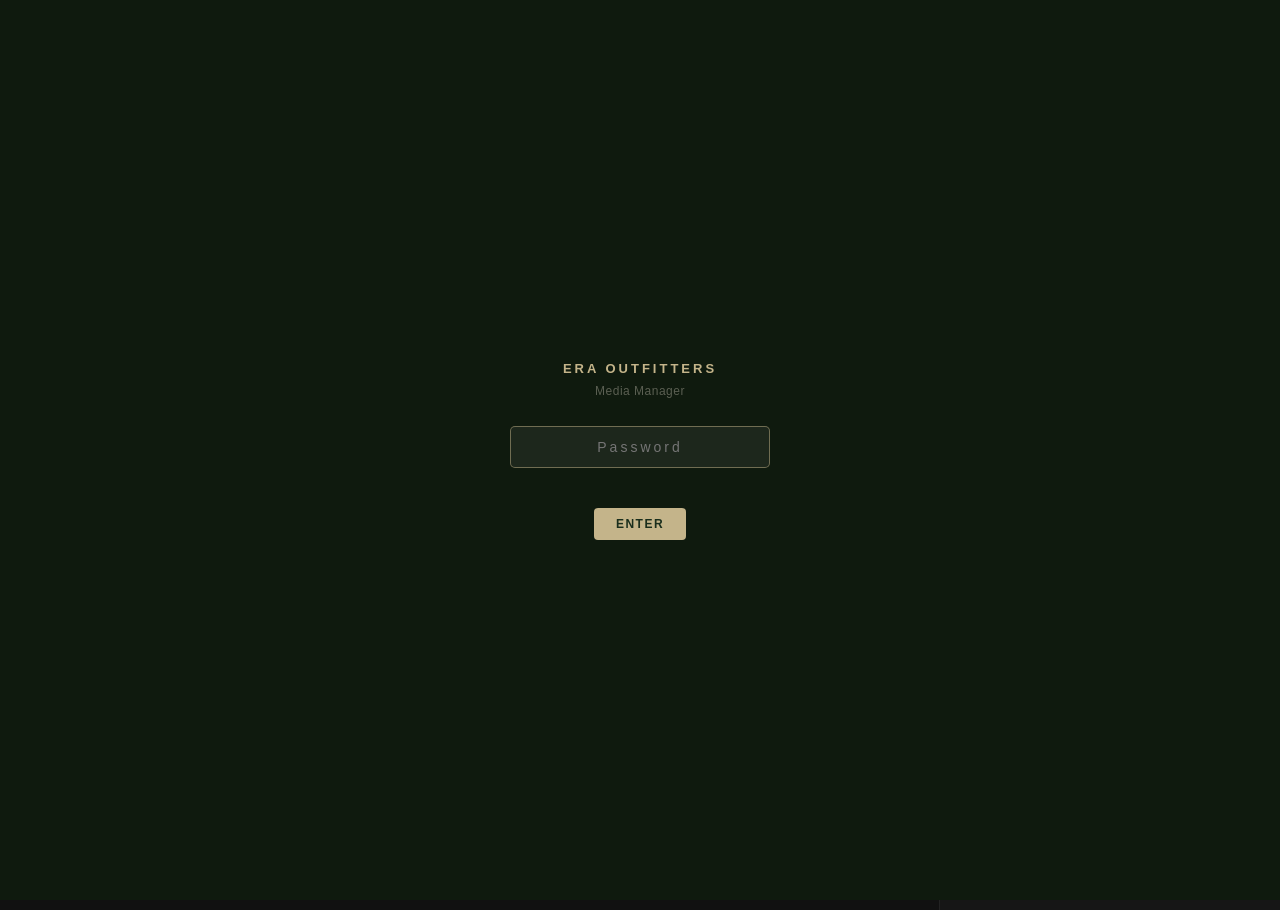
<file: media-manager.html>
<!DOCTYPE html>
<html lang="en">
<head>
<meta charset="UTF-8">
<meta name="viewport" content="width=device-width, initial-scale=1.0">
<title>Era Outfitters — Hero Media Manager</title>
<style>
*, *::before, *::after { box-sizing: border-box; margin: 0; padding: 0; }
body {
  font-family: -apple-system, BlinkMacSystemFont, 'Segoe UI', sans-serif;
  background: #111;
  color: #e8e0d0;
  min-height: 100vh;
}

/* ── Header ── */
header {
  background: #1a2e1c;
  padding: 18px 32px;
  display: flex;
  align-items: center;
  justify-content: space-between;
  border-bottom: 1px solid rgba(196,180,138,0.15);
  position: sticky;
  top: 0;
  z-index: 100;
}
header h1 {
  font-size: 15px;
  font-weight: 600;
  letter-spacing: 2px;
  text-transform: uppercase;
  color: #c4b48a;
}
header p {
  font-size: 12px;
  color: rgba(232,224,208,0.45);
  letter-spacing: 0.5px;
}
.header-actions { display: flex; gap: 10px; align-items: center; }

.btn {
  padding: 9px 22px;
  border-radius: 4px;
  border: none;
  font-size: 12px;
  font-weight: 700;
  letter-spacing: 1.5px;
  text-transform: uppercase;
  cursor: pointer;
  transition: background 0.15s, transform 0.1s;
}
.btn:active { transform: scale(0.97); }
.btn-primary { background: #c4b48a; color: #1a2e1c; }
.btn-primary:hover { background: #d4c49a; }
.btn-secondary { background: rgba(255,255,255,0.08); color: #e8e0d0; border: 1px solid rgba(255,255,255,0.15); }
.btn-secondary:hover { background: rgba(255,255,255,0.14); }
.btn-danger { background: rgba(200,60,60,0.15); color: #e88; border: 1px solid rgba(200,60,60,0.25); }
.btn-danger:hover { background: rgba(200,60,60,0.28); }

/* ── Layout ── */
.layout {
  display: grid;
  grid-template-columns: 1fr 340px;
  gap: 0;
  height: calc(100vh - 61px);
}

/* ── Active Slideshow Panel ── */
.panel-active {
  padding: 28px 32px;
  overflow-y: auto;
  border-right: 1px solid rgba(255,255,255,0.07);
}
.panel-title {
  font-size: 11px;
  font-weight: 700;
  letter-spacing: 3px;
  text-transform: uppercase;
  color: rgba(232,224,208,0.4);
  margin-bottom: 20px;
  display: flex;
  align-items: center;
  gap: 10px;
}
.panel-title span {
  background: rgba(196,180,138,0.15);
  color: #c4b48a;
  padding: 2px 8px;
  border-radius: 10px;
  font-size: 11px;
  letter-spacing: 0;
}

/* ── Card Grid ── */
.card-grid {
  display: grid;
  grid-template-columns: repeat(auto-fill, minmax(160px, 1fr));
  gap: 14px;
  min-height: 120px;
}
.card-grid.drag-over {
  outline: 2px dashed rgba(196,180,138,0.4);
  outline-offset: 6px;
  border-radius: 6px;
}

/* ── Media Card ── */
.media-card {
  background: #1c1c1c;
  border-radius: 8px;
  overflow: hidden;
  border: 2px solid transparent;
  cursor: grab;
  transition: border-color 0.15s, transform 0.15s, box-shadow 0.15s;
  position: relative;
  user-select: none;
}
.media-card:hover { border-color: rgba(196,180,138,0.3); }
.media-card.dragging {
  opacity: 0.4;
  transform: scale(0.96);
}
.media-card.drag-target { border-color: #c4b48a; box-shadow: 0 0 0 3px rgba(196,180,138,0.2); }

.card-thumb {
  width: 100%;
  aspect-ratio: 16/10;
  background: #222;
  overflow: hidden;
  position: relative;
}
.card-thumb img,
.card-thumb video {
  width: 100%;
  height: 100%;
  object-fit: cover;
  display: block;
  pointer-events: none;
}
.card-thumb-placeholder {
  width: 100%;
  height: 100%;
  display: flex;
  align-items: center;
  justify-content: center;
  font-size: 28px;
  color: rgba(255,255,255,0.15);
}

.type-badge {
  position: absolute;
  top: 6px;
  left: 6px;
  padding: 2px 7px;
  border-radius: 3px;
  font-size: 10px;
  font-weight: 700;
  letter-spacing: 1px;
  text-transform: uppercase;
}
.type-badge.image { background: rgba(20,80,40,0.85); color: #7ecf9a; }
.type-badge.video { background: rgba(60,30,100,0.85); color: #b09ee8; }

.drag-handle {
  position: absolute;
  top: 6px;
  right: 6px;
  color: rgba(255,255,255,0.4);
  font-size: 14px;
  cursor: grab;
  line-height: 1;
}

.card-info {
  padding: 8px 10px 10px;
}
.card-filename {
  font-size: 11px;
  color: rgba(232,224,208,0.6);
  white-space: nowrap;
  overflow: hidden;
  text-overflow: ellipsis;
  margin-bottom: 6px;
}
.card-actions { display: flex; gap: 6px; }
.card-btn {
  flex: 1;
  padding: 5px;
  border-radius: 3px;
  border: none;
  font-size: 10px;
  font-weight: 700;
  letter-spacing: 0.8px;
  text-transform: uppercase;
  cursor: pointer;
  background: rgba(255,255,255,0.06);
  color: rgba(232,224,208,0.5);
  transition: background 0.15s, color 0.15s;
}
.card-btn:hover { background: rgba(255,255,255,0.12); color: #e8e0d0; }
.card-btn.remove:hover { background: rgba(200,60,60,0.2); color: #e88; }

.order-num {
  position: absolute;
  bottom: 6px;
  right: 8px;
  font-size: 18px;
  font-weight: 700;
  color: rgba(255,255,255,0.08);
  line-height: 1;
  pointer-events: none;
}

/* ── Library Panel ── */
.panel-library {
  background: #161616;
  padding: 28px 20px;
  overflow-y: auto;
}
.library-search {
  width: 100%;
  background: rgba(255,255,255,0.06);
  border: 1px solid rgba(255,255,255,0.1);
  border-radius: 5px;
  padding: 8px 12px;
  font-size: 12px;
  color: #e8e0d0;
  margin-bottom: 16px;
  outline: none;
  transition: border-color 0.15s;
}
.library-search:focus { border-color: rgba(196,180,138,0.5); }
.library-search::placeholder { color: rgba(232,224,208,0.25); }
.library-filter {
  display: flex;
  gap: 6px;
  margin-bottom: 16px;
}
.filter-btn {
  padding: 4px 12px;
  border-radius: 12px;
  border: 1px solid rgba(255,255,255,0.12);
  background: none;
  color: rgba(232,224,208,0.45);
  font-size: 11px;
  font-weight: 700;
  letter-spacing: 1px;
  text-transform: uppercase;
  cursor: pointer;
  transition: all 0.15s;
}
.filter-btn.active { background: rgba(196,180,138,0.15); border-color: rgba(196,180,138,0.4); color: #c4b48a; }

.library-grid {
  display: grid;
  grid-template-columns: 1fr 1fr;
  gap: 8px;
}

.lib-card {
  background: #1c1c1c;
  border-radius: 6px;
  overflow: hidden;
  cursor: pointer;
  border: 2px solid transparent;
  transition: border-color 0.15s;
  position: relative;
}
.lib-card:hover { border-color: rgba(196,180,138,0.35); }
.lib-card.in-use { border-color: rgba(196,180,138,0.2); }
.lib-card.in-use::after {
  content: '✓';
  position: absolute;
  top: 4px;
  right: 4px;
  width: 18px;
  height: 18px;
  background: rgba(196,180,138,0.85);
  color: #1a2e1c;
  border-radius: 50%;
  font-size: 11px;
  font-weight: 700;
  display: flex;
  align-items: center;
  justify-content: center;
  line-height: 18px;
  text-align: center;
}
.lib-thumb {
  width: 100%;
  aspect-ratio: 1;
  background: #222;
  overflow: hidden;
}
.lib-thumb img,
.lib-thumb video {
  width: 100%;
  height: 100%;
  object-fit: cover;
  display: block;
  pointer-events: none;
}
.lib-name {
  padding: 5px 7px;
  font-size: 10px;
  color: rgba(232,224,208,0.45);
  white-space: nowrap;
  overflow: hidden;
  text-overflow: ellipsis;
}
.lib-type-dot {
  display: inline-block;
  width: 6px;
  height: 6px;
  border-radius: 50%;
  margin-right: 4px;
  vertical-align: middle;
}
.lib-type-dot.image { background: #7ecf9a; }
.lib-type-dot.video { background: #b09ee8; }

/* ── Password Gate ── */
#passwordGate {
  display: none;
  position: fixed;
  inset: 0;
  background: #0f1a0e;
  z-index: 999;
  align-items: center;
  justify-content: center;
  flex-direction: column;
}
#passwordGate.show { display: flex; }
#passwordGate h2 {
  font-size: 13px;
  font-weight: 700;
  letter-spacing: 3px;
  text-transform: uppercase;
  color: #c4b48a;
  margin-bottom: 8px;
}
#passwordGate p {
  font-size: 12px;
  color: rgba(232,224,208,0.35);
  margin-bottom: 28px;
  letter-spacing: 0.5px;
}
#passwordGate input {
  background: rgba(255,255,255,0.06);
  border: 1px solid rgba(255,255,255,0.15);
  border-radius: 5px;
  padding: 12px 18px;
  font-size: 14px;
  color: #e8e0d0;
  width: 260px;
  text-align: center;
  letter-spacing: 3px;
  outline: none;
  margin-bottom: 12px;
  transition: border-color 0.15s;
}
#passwordGate input:focus { border-color: rgba(196,180,138,0.5); }
#passwordGate .gate-error {
  font-size: 11px;
  color: #e88;
  letter-spacing: 1px;
  height: 16px;
  margin-bottom: 12px;
}

/* ── GitHub Settings Modal ── */
.modal-overlay {
  display: none;
  position: fixed;
  inset: 0;
  background: rgba(0,0,0,0.7);
  z-index: 200;
  align-items: center;
  justify-content: center;
}
.modal-overlay.open { display: flex; }
.modal {
  background: #1a2e1c;
  border: 1px solid rgba(196,180,138,0.2);
  border-radius: 10px;
  padding: 32px;
  width: 480px;
  max-width: 95vw;
}
.modal h2 {
  font-size: 14px;
  font-weight: 700;
  letter-spacing: 2px;
  text-transform: uppercase;
  color: #c4b48a;
  margin-bottom: 6px;
}
.modal p {
  font-size: 12px;
  color: rgba(232,224,208,0.45);
  line-height: 1.6;
  margin-bottom: 22px;
}
.modal p a { color: #c4b48a; }
.modal label {
  display: block;
  font-size: 10px;
  font-weight: 700;
  letter-spacing: 2px;
  text-transform: uppercase;
  color: rgba(232,224,208,0.5);
  margin-bottom: 6px;
}
.modal input {
  width: 100%;
  background: rgba(0,0,0,0.3);
  border: 1px solid rgba(255,255,255,0.12);
  border-radius: 5px;
  padding: 10px 12px;
  font-size: 13px;
  color: #e8e0d0;
  margin-bottom: 16px;
  outline: none;
  font-family: monospace;
  transition: border-color 0.15s;
}
.modal input:focus { border-color: rgba(196,180,138,0.5); }
.modal-actions { display: flex; gap: 10px; justify-content: flex-end; margin-top: 6px; }

/* ── Toast ── */
.toast {
  position: fixed;
  bottom: 28px;
  left: 50%;
  transform: translateX(-50%) translateY(20px);
  background: #1a2e1c;
  color: #c4b48a;
  padding: 10px 24px;
  border-radius: 20px;
  font-size: 12px;
  font-weight: 700;
  letter-spacing: 1px;
  text-transform: uppercase;
  border: 1px solid rgba(196,180,138,0.3);
  opacity: 0;
  transition: opacity 0.25s, transform 0.25s;
  pointer-events: none;
  z-index: 999;
}
.toast.show { opacity: 1; transform: translateX(-50%) translateY(0); }

/* ── Empty state ── */
.empty {
  grid-column: 1 / -1;
  text-align: center;
  padding: 48px 0;
  color: rgba(232,224,208,0.2);
  font-size: 13px;
  letter-spacing: 1px;
}

/* ── Mobile ── */
@media (max-width: 700px) {
  header {
    padding: 14px 16px;
    flex-direction: column;
    align-items: flex-start;
    gap: 12px;
  }
  header h1 { font-size: 13px; letter-spacing: 1.5px; }
  .header-actions { width: 100%; flex-wrap: wrap; gap: 8px; }
  .header-actions .btn { flex: 1; min-width: 0; padding: 10px 8px; font-size: 11px; text-align: center; }

  .layout {
    grid-template-columns: 1fr;
    height: auto;
  }
  .panel-active {
    padding: 20px 16px;
    overflow-y: visible;
    border-right: none;
    border-bottom: 1px solid rgba(255,255,255,0.07);
  }
  .panel-library {
    padding: 20px 16px;
    overflow-y: visible;
  }
  .card-grid {
    grid-template-columns: repeat(auto-fill, minmax(140px, 1fr));
  }
  .library-grid {
    grid-template-columns: repeat(auto-fill, minmax(120px, 1fr));
  }
  .card-actions { flex-wrap: wrap; }
  .card-btn { min-width: 0; }
}
</style>
</head>
<body>

<header>
  <div>
    <h1>Era Outfitters &nbsp;·&nbsp; Hero Media Manager</h1>
    <p>Drag to reorder &nbsp;·&nbsp; Click library items to add or remove</p>
  </div>
  <div class="header-actions">
    <button class="btn btn-secondary" onclick="reloadConfig()">↺ Load config</button>
    <input type="file" id="filePickerInput" accept=".json" style="display:none" onchange="onFilePicked(this)">
    <button class="btn btn-secondary" onclick="openSettings()">⚙ GitHub</button>
    <button class="btn btn-secondary" onclick="saveConfig()">↓ Download</button>
    <button class="btn btn-primary" id="commitBtn" onclick="commitToGitHub()">↑ Commit to GitHub</button>
  </div>
</header>

<!-- GitHub Settings Modal -->
<div class="modal-overlay" id="settingsModal">
  <div class="modal">
    <h2>GitHub Settings</h2>
    <p>Create a Personal Access Token at <a href="https://github.com/settings/tokens" target="_blank">github.com/settings/tokens</a> with <strong>repo</strong> scope. It's stored only in your browser's localStorage — never sent anywhere except GitHub's API.</p>
    <label>Personal Access Token</label>
    <input type="password" id="ghToken" placeholder="ghp_xxxxxxxxxxxxxxxxxxxx">
    <label>Repository (owner/repo)</label>
    <input type="text" id="ghRepo" placeholder="eraoutfitters/eraoutfitters.github.io">
    <label>Branch</label>
    <input type="text" id="ghBranch" placeholder="main">
    <div class="modal-actions">
      <button class="btn btn-secondary" onclick="closeSettings()">Cancel</button>
      <button class="btn btn-primary" onclick="saveSettings()">Save</button>
    </div>
  </div>
</div>

<!-- Password Gate -->
<div id="passwordGate">
  <h2>Era Outfitters</h2>
  <p>Media Manager</p>
  <input type="password" id="gateInput" placeholder="Password" onkeydown="if(event.key==='Enter')checkPassword()">
  <div class="gate-error" id="gateError"></div>
  <button class="btn btn-primary" onclick="checkPassword()">Enter</button>
</div>

<div class="layout">

  <!-- Active slideshow -->
  <div class="panel-active">
    <div class="panel-title">
      Hero Slideshow <span id="activeCount">0</span>
    </div>
    <div class="card-grid" id="activeGrid"></div>
  </div>

  <!-- Library -->
  <div class="panel-library">
    <div class="panel-title" style="justify-content:space-between;">
      Media Library
      <button class="btn btn-secondary" style="font-size:11px;padding:6px 14px;" onclick="document.getElementById('uploadInput').click()">↑ Upload</button>
      <input type="file" id="uploadInput" accept="image/*,video/mp4" multiple style="display:none" onchange="uploadFiles(this)">
    </div>
    <input class="library-search" id="libSearch" placeholder="Search files…" oninput="renderLibrary()">
    <div class="library-filter">
      <button class="filter-btn active" data-filter="all" onclick="setFilter(this,'all')">All</button>
      <button class="filter-btn" data-filter="image" onclick="setFilter(this,'image')">Images</button>
      <button class="filter-btn" data-filter="video" onclick="setFilter(this,'video')">Videos</button>
    </div>
    <div class="library-grid" id="libraryGrid"></div>
  </div>

</div>

<div class="toast" id="toast"></div>

<script>
// ── All known media files in the repo ──────────────────────────
var LIBRARY = [
  { type: 'image', src: 'media/era-1.jpg'  },
  { type: 'video', src: 'media/era-1.mp4'  },
  { type: 'image', src: 'media/era-2.jpg'  },
  { type: 'video', src: 'media/era-2.mp4'  },
  { type: 'image', src: 'media/era-3.jpg'  },
  { type: 'video', src: 'media/era-3.mp4'  },
  { type: 'image', src: 'media/era-4.jpg'  },
  { type: 'video', src: 'media/era-4.mp4'  },
  { type: 'image', src: 'media/era-5.jpg'  },
  { type: 'video', src: 'media/era-5.mp4'  },
  { type: 'image', src: 'media/era-6.jpg'  },
  { type: 'video', src: 'media/era-6.mp4'  },
  { type: 'image', src: 'media/era-7.jpg'  },
  { type: 'video', src: 'media/era-7.mp4'  },
  { type: 'image', src: 'media/era-8.jpg'  },
  { type: 'video', src: 'media/era-8.mp4'  },
  { type: 'image', src: 'media/era-9.jpg'  },
  { type: 'video', src: 'media/era-9.mp4'  },
  { type: 'image', src: 'media/era-10.jpg' },
  { type: 'video', src: 'media/era-10.mp4' },
  { type: 'image', src: 'media/era-11.jpg' },
  { type: 'video', src: 'media/era-11.mp4' },
  { type: 'image', src: 'media/era-12.jpg' },
  { type: 'video', src: 'media/era-12.mp4' },
  { type: 'image', src: 'media/era-13.jpg' },
  { type: 'video', src: 'media/era-13.mp4' },
  { type: 'image', src: 'media/era-14.jpg' },
  { type: 'video', src: 'media/era-14.mp4' },
  { type: 'image', src: 'media/era-15.jpg' },
  { type: 'video', src: 'media/era-15.mp4' },
  { type: 'image', src: 'media/era-16.jpg' },
  { type: 'image', src: 'hunting.jpg'       },
  { type: 'image', src: 'fishing.jpg'       },
  { type: 'image', src: 'hunting-dog.jpg'   },
  { type: 'image', src: 'heritage.jpg'      },
  { type: 'image', src: 'river.jpg'         },
];

// ── State ──────────────────────────────────────────────────────
var activeItems = [];   // current slideshow order
var libFilter   = 'all';
var dragSrcIdx  = null;

// ── Load config ────────────────────────────────────────────────
function reloadConfig() {
  // file:// protocol blocks fetch — go straight to file picker
  if (window.location.protocol === 'file:') {
    document.getElementById('filePickerInput').click();
    return;
  }
  fetch('media-config.json?v=' + Date.now())
    .then(function(r) {
      if (!r.ok) throw new Error('not ok');
      return r.json();
    })
    .then(function(data) {
      loadData(data);
      toast('Config loaded');
    })
    .catch(function() {
      document.getElementById('filePickerInput').click();
    });
}

function loadData(data) {
  activeItems = data.map(function(d) { return { type: d.type, src: d.src }; });
  renderActive();
  renderLibrary();
}

function onFilePicked(input) {
  var file = input.files[0];
  if (!file) return;
  var reader = new FileReader();
  reader.onload = function(e) {
    try {
      var data = JSON.parse(e.target.result);
      loadData(data);
      toast('Config loaded from file');
    } catch(err) {
      toast('Invalid JSON in file');
    }
  };
  reader.readAsText(file);
  // reset so picking the same file again still fires onchange
  input.value = '';
}

// ── Render active slideshow ────────────────────────────────────
function renderActive() {
  var grid = document.getElementById('activeGrid');
  document.getElementById('activeCount').textContent = activeItems.length;
  if (!activeItems.length) {
    grid.innerHTML = '<div class="empty">No items — click library files to add them</div>';
    return;
  }
  grid.innerHTML = '';
  activeItems.forEach(function(item, idx) {
    var card = document.createElement('div');
    card.className = 'media-card';
    card.draggable = true;
    card.dataset.idx = idx;

    var thumb = makeThumb(item, true);
    var fname = item.src.split('/').pop();

    card.innerHTML =
      '<div class="card-thumb">' + thumb +
        '<span class="type-badge ' + item.type + '">' + item.type + '</span>' +
        '<span class="drag-handle">⠿</span>' +
      '</div>' +
      '<div class="card-info">' +
        '<div class="card-filename" title="' + item.src + '">' + fname + '</div>' +
        '<div class="card-actions">' +
          '<button class="card-btn" onclick="moveItem(' + idx + ',-1)" title="Move left">← Earlier</button>' +
          '<button class="card-btn" onclick="moveItem(' + idx + ',1)" title="Move right">Later →</button>' +
          '<button class="card-btn remove" onclick="removeItem(' + idx + ')">✕</button>' +
        '</div>' +
      '</div>' +
      '<span class="order-num">' + (idx + 1) + '</span>';

    // Drag events
    card.addEventListener('dragstart', function(e) {
      dragSrcIdx = idx;
      card.classList.add('dragging');
      e.dataTransfer.effectAllowed = 'move';
    });
    card.addEventListener('dragend', function() {
      card.classList.remove('dragging');
      document.querySelectorAll('.media-card').forEach(function(c) { c.classList.remove('drag-target'); });
      dragSrcIdx = null;
    });
    card.addEventListener('dragover', function(e) {
      e.preventDefault();
      if (dragSrcIdx !== null && dragSrcIdx !== idx) card.classList.add('drag-target');
    });
    card.addEventListener('dragleave', function() { card.classList.remove('drag-target'); });
    card.addEventListener('drop', function(e) {
      e.preventDefault();
      card.classList.remove('drag-target');
      if (dragSrcIdx === null || dragSrcIdx === idx) return;
      var moved = activeItems.splice(dragSrcIdx, 1)[0];
      activeItems.splice(idx, 0, moved);
      renderActive();
      renderLibrary();
    });

    grid.appendChild(card);
  });
}

function makeThumb(item, lazy) {
  if (item.type === 'image') {
    return '<img src="' + item.src + '" loading="' + (lazy ? 'lazy' : 'eager') + '" onerror="this.parentNode.innerHTML=\'<div class=card-thumb-placeholder>🖼</div>\'">';
  } else {
    // Try matching jpg thumbnail first (era-6.mp4 → era-6.jpg)
    var jpgSrc = item.src.replace(/\.mp4$/i, '.jpg');
    return '<video src="' + item.src + '" preload="metadata" muted playsinline onerror="this.parentNode.innerHTML=\'<div class=card-thumb-placeholder>▶</div>\'"></video>';
  }
}

// ── Active item actions ────────────────────────────────────────
function removeItem(idx) {
  activeItems.splice(idx, 1);
  renderActive();
  renderLibrary();
}

function moveItem(idx, dir) {
  var newIdx = idx + dir;
  if (newIdx < 0 || newIdx >= activeItems.length) return;
  var tmp = activeItems[idx];
  activeItems[idx] = activeItems[newIdx];
  activeItems[newIdx] = tmp;
  renderActive();
}

// ── Render library ─────────────────────────────────────────────
function setFilter(btn, f) {
  libFilter = f;
  document.querySelectorAll('.filter-btn').forEach(function(b) { b.classList.remove('active'); });
  btn.classList.add('active');
  renderLibrary();
}

function renderLibrary() {
  var grid    = document.getElementById('libraryGrid');
  var query   = document.getElementById('libSearch').value.toLowerCase();
  var inUse   = activeItems.map(function(i) { return i.src; });

  var filtered = LIBRARY.filter(function(item) {
    if (libFilter !== 'all' && item.type !== libFilter) return false;
    if (query && item.src.toLowerCase().indexOf(query) === -1) return false;
    return true;
  });

  if (!filtered.length) {
    grid.innerHTML = '<div class="empty" style="grid-column:1/-1">No files match</div>';
    return;
  }

  grid.innerHTML = '';
  filtered.forEach(function(item) {
    var used = inUse.indexOf(item.src) !== -1;
    var card = document.createElement('div');
    card.className = 'lib-card' + (used ? ' in-use' : '');
    card.title = used ? 'Click to remove from slideshow' : 'Click to add to slideshow';
    var fname = item.src.split('/').pop();
    card.innerHTML =
      '<div class="lib-thumb">' + makeThumb(item, true) + '</div>' +
      '<div class="lib-name"><span class="lib-type-dot ' + item.type + '"></span>' + fname + '</div>';
    card.addEventListener('click', function() { toggleLibItem(item); });
    grid.appendChild(card);
  });
}

function toggleLibItem(item) {
  var idx = activeItems.findIndex(function(i) { return i.src === item.src; });
  if (idx !== -1) {
    activeItems.splice(idx, 1);
    toast('Removed from slideshow');
  } else {
    activeItems.push({ type: item.type, src: item.src });
    toast('Added to slideshow');
  }
  renderActive();
  renderLibrary();
}

// ── Save / download ────────────────────────────────────────────
function saveConfig() {
  if (!activeItems.length) { toast('Nothing to save'); return; }
  var json = JSON.stringify(activeItems, null, 2);
  var blob = new Blob([json], { type: 'application/json' });
  var url  = URL.createObjectURL(blob);
  var a    = document.createElement('a');
  a.href     = url;
  a.download = 'media-config.json';
  a.click();
  URL.revokeObjectURL(url);
  toast('Downloaded media-config.json');
}

// ── GitHub Settings ────────────────────────────────────────────
function openSettings() {
  document.getElementById('ghToken').value  = localStorage.getItem('gh_token')  || '';
  document.getElementById('ghRepo').value   = localStorage.getItem('gh_repo')   || 'eraoutfitters/eraoutfitters.github.io';
  document.getElementById('ghBranch').value = localStorage.getItem('gh_branch') || 'main';
  document.getElementById('settingsModal').classList.add('open');
}
function closeSettings() {
  document.getElementById('settingsModal').classList.remove('open');
}
function saveSettings() {
  localStorage.setItem('gh_token',  document.getElementById('ghToken').value.trim());
  localStorage.setItem('gh_repo',   document.getElementById('ghRepo').value.trim());
  localStorage.setItem('gh_branch', document.getElementById('ghBranch').value.trim());
  closeSettings();
  toast('GitHub settings saved');
}

// ── Commit to GitHub ───────────────────────────────────────────
function commitToGitHub() {
  var token  = localStorage.getItem('gh_token');
  var repo   = localStorage.getItem('gh_repo')   || 'eraoutfitters/eraoutfitters.github.io';
  var branch = localStorage.getItem('gh_branch') || 'main';

  if (!token) { openSettings(); toast('Enter your GitHub token first'); return; }
  if (!activeItems.length) { toast('Nothing to commit'); return; }

  var btn = document.getElementById('commitBtn');
  btn.disabled = true;
  btn.textContent = '⏳ Committing…';

  var json    = JSON.stringify(activeItems, null, 2);
  var content = btoa(unescape(encodeURIComponent(json)));
  var apiBase = 'https://api.github.com/repos/' + repo + '/contents/media-config.json';
  var headers = {
    'Authorization': 'Bearer ' + token,
    'Accept': 'application/vnd.github+json',
    'X-GitHub-Api-Version': '2022-11-28',
    'Content-Type': 'application/json'
  };

  function pushWithSha(sha, isRetry) {
    var body = {
      message: 'Update hero slideshow via media-manager',
      content: content,
      branch:  branch
    };
    if (sha) body.sha = sha;

    return fetch(apiBase, { method: 'PUT', headers: headers, body: JSON.stringify(body) })
      .then(function(r) { return r.json(); })
      .then(function(result) {
        if (result.content) {
          toast('✓ Committed! Site updates in ~1 min.');
        } else if (!isRetry && result.message && result.message.toLowerCase().indexOf('does not match') !== -1) {
          // SHA stale — re-fetch and retry once
          btn.textContent = '⏳ Retrying…';
          return fetchSha().then(function(freshSha) { return pushWithSha(freshSha, true); });
        } else if (result.message && (result.message.indexOf('401') !== -1 || result.message.toLowerCase().indexOf('bad credential') !== -1)) {
          toast('Token expired — update it in ⚙ GitHub settings');
          openSettings();
        } else {
          toast('Error: ' + (result.message || 'unknown — check token'));
        }
      });
  }

  function fetchSha() {
    return fetch(apiBase + '?ref=' + branch, { headers: headers })
      .then(function(r) {
        if (r.status === 401) { toast('Token expired — update it in ⚙ GitHub settings'); openSettings(); throw new Error('401'); }
        return r.json();
      })
      .then(function(d) { return d.sha || null; });
  }

  fetchSha()
    .then(function(sha) { return pushWithSha(sha, false); })
    .catch(function(err) {
      if (err.message !== '401') toast('Network error — check your connection');
      console.error(err);
    })
    .finally(function() {
      btn.disabled = false;
      btn.textContent = '↑ Commit to GitHub';
    });
}

// ── Upload files to GitHub ─────────────────────────────────────
function uploadFiles(input) {
  var files = Array.from(input.files);
  input.value = '';
  if (!files.length) return;

  var token  = localStorage.getItem('gh_token');
  var repo   = localStorage.getItem('gh_repo')   || 'eraoutfitters/eraoutfitters.github.io';
  var branch = localStorage.getItem('gh_branch') || 'main';

  if (!token) { openSettings(); toast('Enter your GitHub token first'); return; }

  var headers = {
    'Authorization': 'Bearer ' + token,
    'Accept': 'application/vnd.github+json',
    'X-GitHub-Api-Version': '2022-11-28',
    'Content-Type': 'application/json'
  };

  var total = files.length;
  var done  = 0;

  files.forEach(function(file) {
    if (file.size > 95 * 1024 * 1024) {
      toast(file.name + ' is too large (max 95 MB)');
      total--;
      return;
    }

    var reader = new FileReader();
    reader.onload = function(e) {
      // Strip the data URL prefix to get raw base64
      var base64 = e.target.result.split(',')[1];
      var path   = 'media/' + file.name;
      var apiUrl = 'https://api.github.com/repos/' + repo + '/contents/' + path;

      // Check if file already exists (need its SHA to overwrite)
      fetch(apiUrl + '?ref=' + branch, { headers: headers })
        .then(function(r) { return r.ok ? r.json() : null; })
        .then(function(existing) {
          var body = {
            message: 'Upload ' + file.name + ' via media-manager',
            content: base64,
            branch:  branch
          };
          if (existing && existing.sha) body.sha = existing.sha;

          return fetch(apiUrl, { method: 'PUT', headers: headers, body: JSON.stringify(body) });
        })
        .then(function(r) { return r.json(); })
        .then(function(result) {
          if (result.content) {
            // Detect type from extension
            var ext  = file.name.split('.').pop().toLowerCase();
            var type = (ext === 'mp4' || ext === 'mov' || ext === 'webm') ? 'video' : 'image';
            var src  = path;
            // Add to library if not already there
            if (!LIBRARY.find(function(l) { return l.src === src; })) {
              LIBRARY.unshift({ type: type, src: src });
            }
            done++;
            if (done === total) {
              renderLibrary();
              toast('✓ Uploaded ' + done + ' file' + (done > 1 ? 's' : ''));
            }
          } else {
            toast('Upload failed: ' + (result.message || 'unknown error'));
          }
        })
        .catch(function(err) {
          toast('Upload error — check your connection');
          console.error(err);
        });
    };
    reader.readAsDataURL(file);
  });

  toast('Uploading ' + total + ' file' + (total > 1 ? 's' : '') + '…');
}

// ── Toast ──────────────────────────────────────────────────────
var toastTimer;
function toast(msg) {
  var el = document.getElementById('toast');
  el.textContent = msg;
  el.classList.add('show');
  clearTimeout(toastTimer);
  toastTimer = setTimeout(function() { el.classList.remove('show'); }, 2800);
}

// ── Password Gate ─────────────────────────────────────────────
// To change the password:
//   1. Run in terminal: node -e "require('crypto').createHash('sha256').update('NEWPASSWORD').digest('hex')" | cat
//   2. Replace the hash string below with the output
var PASSWORD_HASH = 'cf5e60c7af9c0867df8b64c53e2d8e5be77245a9d8ba78f8b16b9bc1ec2e6afa';

function sha256(str) {
  var buf = new TextEncoder().encode(str);
  return crypto.subtle.digest('SHA-256', buf).then(function(hashBuf) {
    return Array.from(new Uint8Array(hashBuf)).map(function(b) {
      return b.toString(16).padStart(2, '0');
    }).join('');
  });
}

function checkPassword() {
  var val = document.getElementById('gateInput').value;
  if (!val) return;
  sha256(val).then(function(hash) {
    if (hash === PASSWORD_HASH) {
      localStorage.setItem('mm_auth', PASSWORD_HASH);
      document.getElementById('passwordGate').classList.remove('show');
      document.getElementById('gateInput').value = '';
      reloadConfig();
    } else {
      document.getElementById('gateError').textContent = 'Incorrect password';
      document.getElementById('gateInput').value = '';
      document.getElementById('gateInput').focus();
    }
  });
}

// ── Init ──────────────────────────────────────────────────────
if (localStorage.getItem('mm_auth') === PASSWORD_HASH) {
  reloadConfig();
} else {
  document.getElementById('passwordGate').classList.add('show');
  setTimeout(function() { document.getElementById('gateInput').focus(); }, 50);
}
</script>
</body>
</html>
</file>
